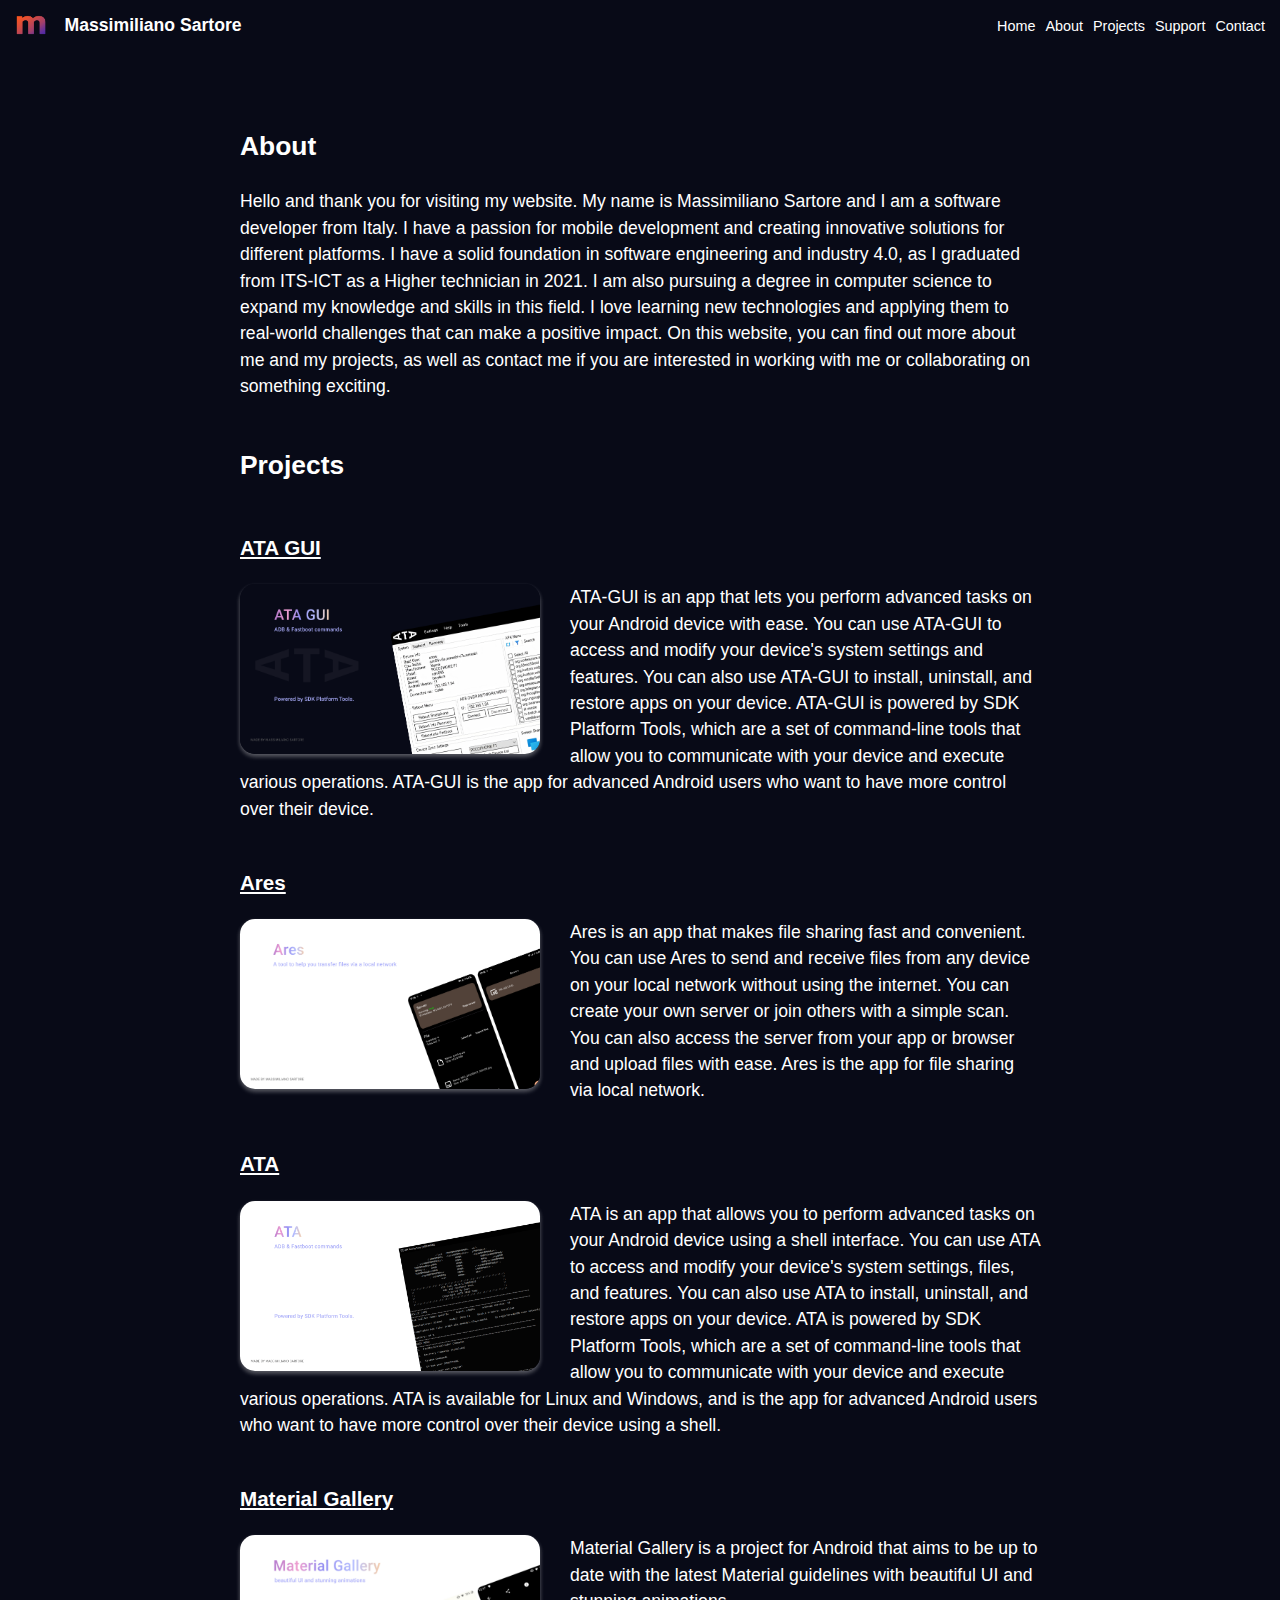
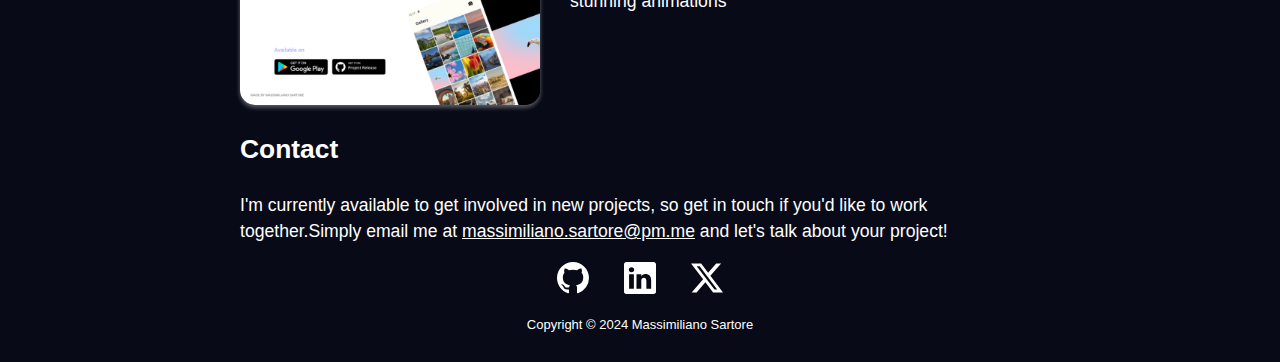
<file: index.html>
<!DOCTYPE html>

<html lang="en-US">
    <head>
        <title>Massimiliano Sartore - Software Developer</title>
        <meta name="title" content="Massimiliano Sartore - Software Developer">
        <meta name="description" content="Massimiliano Sartore, a software developer and tech enthusiast, shares his projects and insights on technology. Explore his work, learn about his journey, and get in touch.">
        <meta name="keywords" content="Massimiliano Sartore, Software Developer, Tech Enthusiast, Projects, Technology">
        <meta property="og:type" content="website">
        <meta property="og:url" content="https://msartore.dev/">
        <meta property="og:title" content="Massimiliano Sartore - Software Developer">
        <meta property="og:description" content="Massimiliano Sartore, a software developer and tech enthusiast, shares his projects and insights on technology. Explore his work, learn about his journey, and get in touch.">
        <meta property="og:image" content="resources/banner.png">
        <meta property="twitter:card" content="summary_large_image">
        <meta property="twitter:url" content="https://msartore.dev/">
        <meta property="twitter:title" content="Massimiliano Sartore - Software Developer">
        <meta property="twitter:description" content="Massimiliano Sartore, a software developer and tech enthusiast, shares his projects and insights on technology. Explore his work, learn about his journey, and get in touch.">
        <meta property="twitter:image" content="resources/banner.png">	
        <meta charset="utf-8">
		<meta name="viewport" content="width=device-width, initial-scale=1">
        <link rel="stylesheet" href="css/style.css">
        <link rel="icon" href="resources/favicon.png">
        <link rel="apple-touch-icon-precomposed" href="resources/favicon.png">
        <script src="script.js"></script>	
    </head>
    <body> 
        <header>
            <a href=""><img src="resources/favicon.png" alt="logo" width="32" height="32"></a>
            <h4 id="title">Massimiliano Sartore</h4>
            <nav class="nav-menu">
                <ul>
                    <li><a href="">Home</a></li>
                    <li><a href="#about">About</a></li>
                    <li><a href="#projects">Projects</a></li>
                    <li><a href="/donation/">Support</a></li>
                    <li><a href="#contact">Contact</a></li>
                </ul>
            </nav>
            <svg id="navButtonOpen" onclick="openAndCloseNav()" xmlns="http://www.w3.org/2000/svg" width="32" height="32" fill="currentColor" viewBox="0 0 16 16">
                <path fill-rule="evenodd" d="M2.5 12a.5.5 0 0 1 .5-.5h10a.5.5 0 0 1 0 1H3a.5.5 0 0 1-.5-.5zm0-4a.5.5 0 0 1 .5-.5h10a.5.5 0 0 1 0 1H3a.5.5 0 0 1-.5-.5zm0-4a.5.5 0 0 1 .5-.5h10a.5.5 0 0 1 0 1H3a.5.5 0 0 1-.5-.5z"/>
            </svg>
        </header>
        <div id="sidenav">
            <div id="sidenavItems">
                <svg id="navButtonClose" onclick="openAndCloseNav()" xmlns="http://www.w3.org/2000/svg" width="32" height="32" fill="currentColor" viewBox="0 0 16 16">
                    <path fill-rule="evenodd" d="M13.854 2.146a.5.5 0 0 1 0 .708l-11 11a.5.5 0 0 1-.708-.708l11-11a.5.5 0 0 1 .708 0Z"/>
                    <path fill-rule="evenodd" d="M2.146 2.146a.5.5 0 0 0 0 .708l11 11a.5.5 0 0 0 .708-.708l-11-11a.5.5 0 0 0-.708 0Z"/>
                </svg>
                <nav>
                    <ul id="sidenavul">
                        <li><a href="" onclick="openAndCloseNav()">Home</a></li>
                        <li><a href="#about" onclick="openAndCloseNav()">About</a></li>
                        <li><a href="#projects" onclick="openAndCloseNav()">Projects</a></li>
                        <li><a href="/donation/" onclick="openAndCloseNav()">Support</a></li>
                        <li><a href="#contact" onclick="openAndCloseNav()">Contact</a></li>
                    </ul>
                </nav>
            </div>
        </div>
        <main>
            <article id="about">
                <h2>About</h2>
                <p>Hello and thank you for visiting my website. My name is Massimiliano Sartore and I am a software developer from Italy. I have a passion for mobile development and creating innovative solutions for different platforms. I have a solid foundation in software engineering and industry 4.0, as I graduated from ITS-ICT as a Higher technician in 2021. I am also pursuing a degree in computer science to expand my knowledge and skills in this field. I love learning new technologies and applying them to real-world challenges that can make a positive impact. On this website, you can find out more about me and my projects, as well as contact me if you are interested in working with me or collaborating on something exciting.</p>
            </article>
            <article id="projects">
                <h2>Projects</h2>

                <a href="https://ata.msartore.dev"><h3>ATA GUI</h3></a>
                <img src="resources/banner1.png" alt="ATA GUI banner" class="box"> 
                <p>ATA-GUI is an app that lets you perform advanced tasks on your Android device with ease. You can use ATA-GUI to access and modify your device's system settings and features. You can also use ATA-GUI to install, uninstall, and restore apps on your device. ATA-GUI is powered by SDK Platform Tools, which are a set of command-line tools that allow you to communicate with your device and execute various operations. ATA-GUI is the app for advanced Android users who want to have more control over their device.</p>

                <a href="https://ares.msartore.dev"><h3>Ares</h3></a>
                <img src="resources/banner4.png" alt="Ares banner" class="box">
                <p>Ares is an app that makes file sharing fast and convenient. You can use Ares to send and receive files from any device on your local network without using the internet. You can create your own server or join others with a simple scan. You can also access the server from your app or browser and upload files with ease. Ares is the app for file sharing via local network.</p>

                <a href="https://github.com/msartore/Advance-Tool-for-Android-ADB-Tool"><h3>ATA</h3></a>
                <img src="resources/banner3.png" alt="ATA banner" class="box">
                <p>ATA is an app that allows you to perform advanced tasks on your Android device using a shell interface. You can use ATA to access and modify your device's system settings, files, and features. You can also use ATA to install, uninstall, and restore apps on your device. ATA is powered by SDK Platform Tools, which are a set of command-line tools that allow you to communicate with your device and execute various operations. ATA is available for Linux and Windows, and is the app for advanced Android users who want to have more control over their device using a shell.</p>

                <a href="https://gallery.msartore.dev"><h3>Material Gallery</h3></a>
                <img src="resources/banner2.png" alt="Material Gallery banner" class="box">
                <p>Material Gallery is a project for Android that aims to be up to date with the latest Material guidelines with beautiful UI and stunning animations</p>
                
            </article>
            <article id="contact">
                <h2>Contact</h2>
                <p>I'm currently available to get involved in new projects, so get in touch if you'd like to work together.Simply email me at <a href="mailto:massimiliano.sartore@pm.me">massimiliano.sartore@pm.me</a> and let's talk about your project!</p>
            </article>
        </main>
        <footer>
            <div id="social">
                <a href="https://github.com/msartore"><svg xmlns="http://www.w3.org/2000/svg" width="32" height="32" fill="currentColor" viewBox="0 0 16 16">
                    <path d="M8 0C3.58 0 0 3.58 0 8c0 3.54 2.29 6.53 5.47 7.59.4.07.55-.17.55-.38 0-.19-.01-.82-.01-1.49-2.01.37-2.53-.49-2.69-.94-.09-.23-.48-.94-.82-1.13-.28-.15-.68-.52-.01-.53.63-.01 1.08.58 1.23.82.72 1.21 1.87.87 2.33.66.07-.52.28-.87.51-1.07-1.78-.2-3.64-.89-3.64-3.95 0-.87.31-1.59.82-2.15-.08-.2-.36-1.02.08-2.12 0 0 .67-.21 2.2.82.64-.18 1.32-.27 2-.27.68 0 1.36.09 2 .27 1.53-1.04 2.2-.82 2.2-.82.44 1.1.16 1.92.08 2.12.51.56.82 1.27.82 2.15 0 3.07-1.87 3.75-3.65 3.95.29.25.54.73.54 1.48 0 1.07-.01 1.93-.01 2.2 0 .21.15.46.55.38A8.012 8.012 0 0 0 16 8c0-4.42-3.58-8-8-8z"/>
                </svg></a>
                <a href="https://www.linkedin.com/in/massimilianosartore/"><svg xmlns="http://www.w3.org/2000/svg" width="32" height="32" fill="currentColor" class="bi bi-linkedin" viewBox="0 0 16 16">
                    <path d="M0 1.146C0 .513.526 0 1.175 0h13.65C15.474 0 16 .513 16 1.146v13.708c0 .633-.526 1.146-1.175 1.146H1.175C.526 16 0 15.487 0 14.854V1.146zm4.943 12.248V6.169H2.542v7.225h2.401zm-1.2-8.212c.837 0 1.358-.554 1.358-1.248-.015-.709-.52-1.248-1.342-1.248-.822 0-1.359.54-1.359 1.248 0 .694.521 1.248 1.327 1.248h.016zm4.908 8.212V9.359c0-.216.016-.432.08-.586.173-.431.568-.878 1.232-.878.869 0 1.216.662 1.216 1.634v3.865h2.401V9.25c0-2.22-1.184-3.252-2.764-3.252-1.274 0-1.845.7-2.165 1.193v.025h-.016a5.54 5.54 0 0 1 .016-.025V6.169h-2.4c.03.678 0 7.225 0 7.225h2.4z"/>
                </svg></a>
                <a href="https://x.com/msartore_"><svg xmlns="http://www.w3.org/2000/svg" width="32" height="32" fill="currentColor" class="bi bi-twitter" viewBox="0 0 16 16">
                    <path d="M12.6.75h2.454l-5.36 6.142L16 15.25h-4.937l-3.867-5.07-4.425 5.07H.316l5.733-6.57L0 .75h5.063l3.495 4.633L12.601.75Zm-.86 13.028h1.36L4.323 2.145H2.865z"/>
                </svg></a>
            </div>
            <p>Copyright © 2024 Massimiliano Sartore</p>
        </footer>
    </body>
</html>
</file>
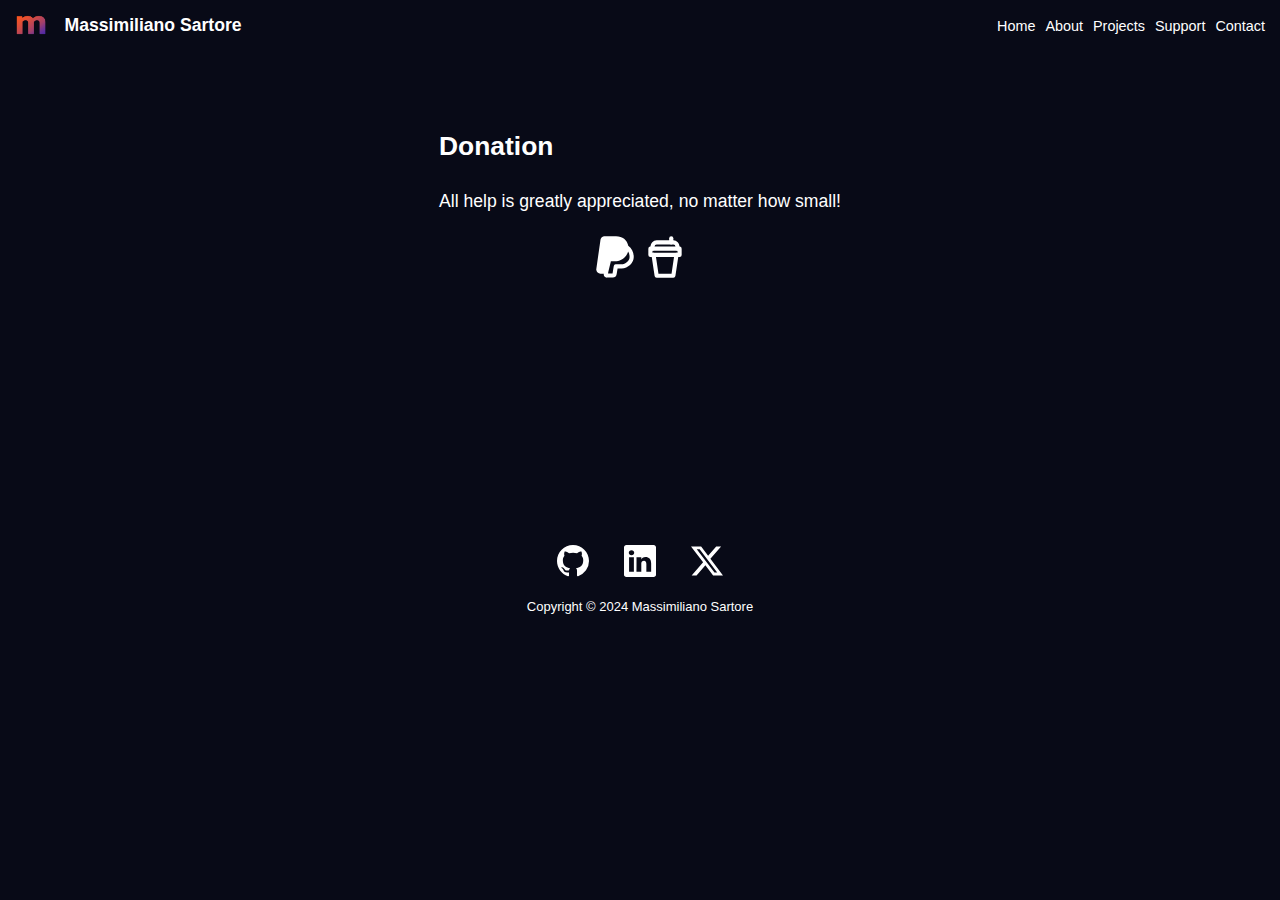
<file: donation/index.html>
<!DOCTYPE html>

<html lang="en-US">
    <head>
        <title>Make your donation now - Massimiliano Sartore</title>
        <meta name="title" content="Make your donation now - Massimiliano Sartore">
        <meta name="description" content="Support Massimiliano Sartore's work by making a donation. All help is greatly appreciated, no matter how small!">
        <meta property="og:type" content="website">
        <meta property="og:url" content="https://msartore.dev/donation">
        <meta property="og:title" content="Make your donation now - Massimiliano Sartore">
        <meta property="og:description" content="Support Massimiliano Sartore's work by making a donation. All help is greatly appreciated, no matter how small!">
        <meta property="og:image" content="https://msartore.dev/resources/banner.png">
        <meta property="twitter:card" content="summary_large_image">
        <meta property="twitter:url" content="https://msartore.dev/donation">
        <meta property="twitter:title" content="Make your donation now - Massimiliano Sartore">
        <meta property="twitter:description" content="Support Massimiliano Sartore's work by making a donation. All help is greatly appreciated, no matter how small!">
        <meta property="twitter:image" content="https://msartore.dev/resources/banner.png">	
        <meta charset="utf-8">
		<meta name="viewport" content="width=device-width, initial-scale=1">
        <link rel="stylesheet" href="../css/style.css">
        <link rel="icon" href="../resources/favicon.png">
		<link rel="apple-touch-icon-precomposed" href="../resources/favicon.png">
        <script src="../script.js"></script>
    </head>
    <body> 
        <header>
            <a href="https://msartore.dev"><img src="../resources/favicon.png" alt="logo" width="32" height="32"></a>
            <h4 id="title">Massimiliano Sartore</h4>
            <nav class="nav-menu">
                <ul>
                    <li><a href="https://msartore.dev/">Home</a></li>
                    <li><a href="https://msartore.dev/#about">About</a></li>
                    <li><a href="https://msartore.dev/#projects">Projects</a></li>
                    <li><a href="">Support</a></li>
                    <li><a href="https://msartore.dev/#contact">Contact</a></li>
                </ul>
            </nav>
            <svg id="navButtonOpen" onclick="openAndCloseNav()" xmlns="http://www.w3.org/2000/svg" width="32" height="32" fill="currentColor" viewBox="0 0 16 16">
                <path fill-rule="evenodd" d="M2.5 12a.5.5 0 0 1 .5-.5h10a.5.5 0 0 1 0 1H3a.5.5 0 0 1-.5-.5zm0-4a.5.5 0 0 1 .5-.5h10a.5.5 0 0 1 0 1H3a.5.5 0 0 1-.5-.5zm0-4a.5.5 0 0 1 .5-.5h10a.5.5 0 0 1 0 1H3a.5.5 0 0 1-.5-.5z"/>
            </svg>
        </header>
        <div id="sidenav">
            <div id="sidenavItems">
                <svg id="navButtonClose" onclick="openAndCloseNav()" xmlns="http://www.w3.org/2000/svg" width="32" height="32" fill="currentColor" viewBox="0 0 16 16">
                    <path fill-rule="evenodd" d="M13.854 2.146a.5.5 0 0 1 0 .708l-11 11a.5.5 0 0 1-.708-.708l11-11a.5.5 0 0 1 .708 0Z"/>
                    <path fill-rule="evenodd" d="M2.146 2.146a.5.5 0 0 0 0 .708l11 11a.5.5 0 0 0 .708-.708l-11-11a.5.5 0 0 0-.708 0Z"/>
                </svg>
                <nav>
                    <ul id="sidenavul">
                        <li><a href="https://msartore.dev" onclick="openAndCloseNav()">Home</a></li>
                        <li><a href="https://msartore.dev#about" onclick="openAndCloseNav()">About</a></li>
                        <li><a href="https://msartore.dev#projects" onclick="openAndCloseNav()">Projects</a></li>
                        <li><a href="" onclick="openAndCloseNav()">Support</a></li>
                        <li><a href="https://msartore.dev#contact" onclick="openAndCloseNav()">Contact</a></li>
                    </ul>
                </nav>
            </div>
        </div>
        <main>
            <article id="about">
                <h2>Donation</h2> 
                <p>All help is greatly appreciated, no matter how small!</p>
                <div class="d_icon">
                    <a href="https://www.paypal.com/donate/?hosted_button_id=NUQ55Q5MA4XWU">
                        <svg xmlns="http://www.w3.org/2000/svg" class="icon icon-tabler icon-tabler-brand-paypal-filled" width="50" height="50" viewBox="0 0 24 24" stroke-width="2" stroke="currentColor" fill="none" stroke-linecap="round" stroke-linejoin="round">
                            <path stroke="none" d="M0 0h24v24H0z" fill="none"></path>
                            <path d="M12.5 2c3.113 0 5.309 1.785 5.863 4.565c1.725 1.185 2.637 3.152 2.637 5.435c0 2.933 -2.748 5.384 -5.783 5.496l-.217 .004h-1.754l-.466 2.8a1.998 1.998 0 0 1 -1.823 1.597l-.157 .003h-2.68a1.5 1.5 0 0 1 -1.182 -.54a1.495 1.495 0 0 1 -.348 -1.07l.042 -.29h-1.632c-1.004 0 -1.914 -.864 -1.994 -1.857l-.006 -.143l.01 -.141l1.993 -13.954l.003 -.048c.072 -.894 .815 -1.682 1.695 -1.832l.156 -.02l.143 -.005h5.5zm5.812 7.35l-.024 .087c-.706 2.403 -3.072 4.436 -5.555 4.557l-.233 .006h-2.503v.05l-.025 .183l-1.2 5a1.007 1.007 0 0 1 -.019 .07l-.088 .597h2.154l.595 -3.564a1 1 0 0 1 .865 -.829l.121 -.007h2.6c2.073 0 4 -1.67 4 -3.5c0 -1.022 -.236 -1.924 -.688 -2.65z" stroke-width="0" fill="currentColor"></path>
                        </svg>
                    </a>
                    <a href="https://www.buymeacoffee.com/msartore">
                        <svg xmlns="http://www.w3.org/2000/svg" class="icon icon-tabler icon-tabler-cup" width="50" height="50" viewBox="0 0 24 24" stroke-width="2" stroke="currentColor" fill="none" stroke-linecap="round" stroke-linejoin="round">
                            <path stroke="none" d="M0 0h24v24H0z" fill="none"></path>
                            <path d="M5 11h14v-3h-14z"></path>
                            <path d="M17.5 11l-1.5 10h-8l-1.5 -10"></path>
                            <path d="M6 8v-1a2 2 0 0 1 2 -2h8a2 2 0 0 1 2 2v1"></path>
                            <path d="M15 5v-2"></path>
                        </svg>
                    </a>                
                </div>
            </article>
        </main>
        <footer>
            <div id="social">
                <a href="https://github.com/msartore"><svg xmlns="http://www.w3.org/2000/svg" width="32" height="32" fill="currentColor" viewBox="0 0 16 16">
                    <path d="M8 0C3.58 0 0 3.58 0 8c0 3.54 2.29 6.53 5.47 7.59.4.07.55-.17.55-.38 0-.19-.01-.82-.01-1.49-2.01.37-2.53-.49-2.69-.94-.09-.23-.48-.94-.82-1.13-.28-.15-.68-.52-.01-.53.63-.01 1.08.58 1.23.82.72 1.21 1.87.87 2.33.66.07-.52.28-.87.51-1.07-1.78-.2-3.64-.89-3.64-3.95 0-.87.31-1.59.82-2.15-.08-.2-.36-1.02.08-2.12 0 0 .67-.21 2.2.82.64-.18 1.32-.27 2-.27.68 0 1.36.09 2 .27 1.53-1.04 2.2-.82 2.2-.82.44 1.1.16 1.92.08 2.12.51.56.82 1.27.82 2.15 0 3.07-1.87 3.75-3.65 3.95.29.25.54.73.54 1.48 0 1.07-.01 1.93-.01 2.2 0 .21.15.46.55.38A8.012 8.012 0 0 0 16 8c0-4.42-3.58-8-8-8z"/>
                </svg></a>
                <a href="https://www.linkedin.com/in/massimilianosartore/"><svg xmlns="http://www.w3.org/2000/svg" width="32" height="32" fill="currentColor" class="bi bi-linkedin" viewBox="0 0 16 16">
                    <path d="M0 1.146C0 .513.526 0 1.175 0h13.65C15.474 0 16 .513 16 1.146v13.708c0 .633-.526 1.146-1.175 1.146H1.175C.526 16 0 15.487 0 14.854V1.146zm4.943 12.248V6.169H2.542v7.225h2.401zm-1.2-8.212c.837 0 1.358-.554 1.358-1.248-.015-.709-.52-1.248-1.342-1.248-.822 0-1.359.54-1.359 1.248 0 .694.521 1.248 1.327 1.248h.016zm4.908 8.212V9.359c0-.216.016-.432.08-.586.173-.431.568-.878 1.232-.878.869 0 1.216.662 1.216 1.634v3.865h2.401V9.25c0-2.22-1.184-3.252-2.764-3.252-1.274 0-1.845.7-2.165 1.193v.025h-.016a5.54 5.54 0 0 1 .016-.025V6.169h-2.4c.03.678 0 7.225 0 7.225h2.4z"/>
                </svg></a>
                <a href="https://x.com/msartore_"><svg xmlns="http://www.w3.org/2000/svg" width="32" height="32" fill="currentColor" class="bi bi-twitter" viewBox="0 0 16 16">
                    <path d="M12.6.75h2.454l-5.36 6.142L16 15.25h-4.937l-3.867-5.07-4.425 5.07H.316l5.733-6.57L0 .75h5.063l3.495 4.633L12.601.75Zm-.86 13.028h1.36L4.323 2.145H2.865z"/>
                </svg></a>
            </div>
            <p>Copyright © 2024 Massimiliano Sartore</p>
        </footer>
    </body>
</html>
</file>
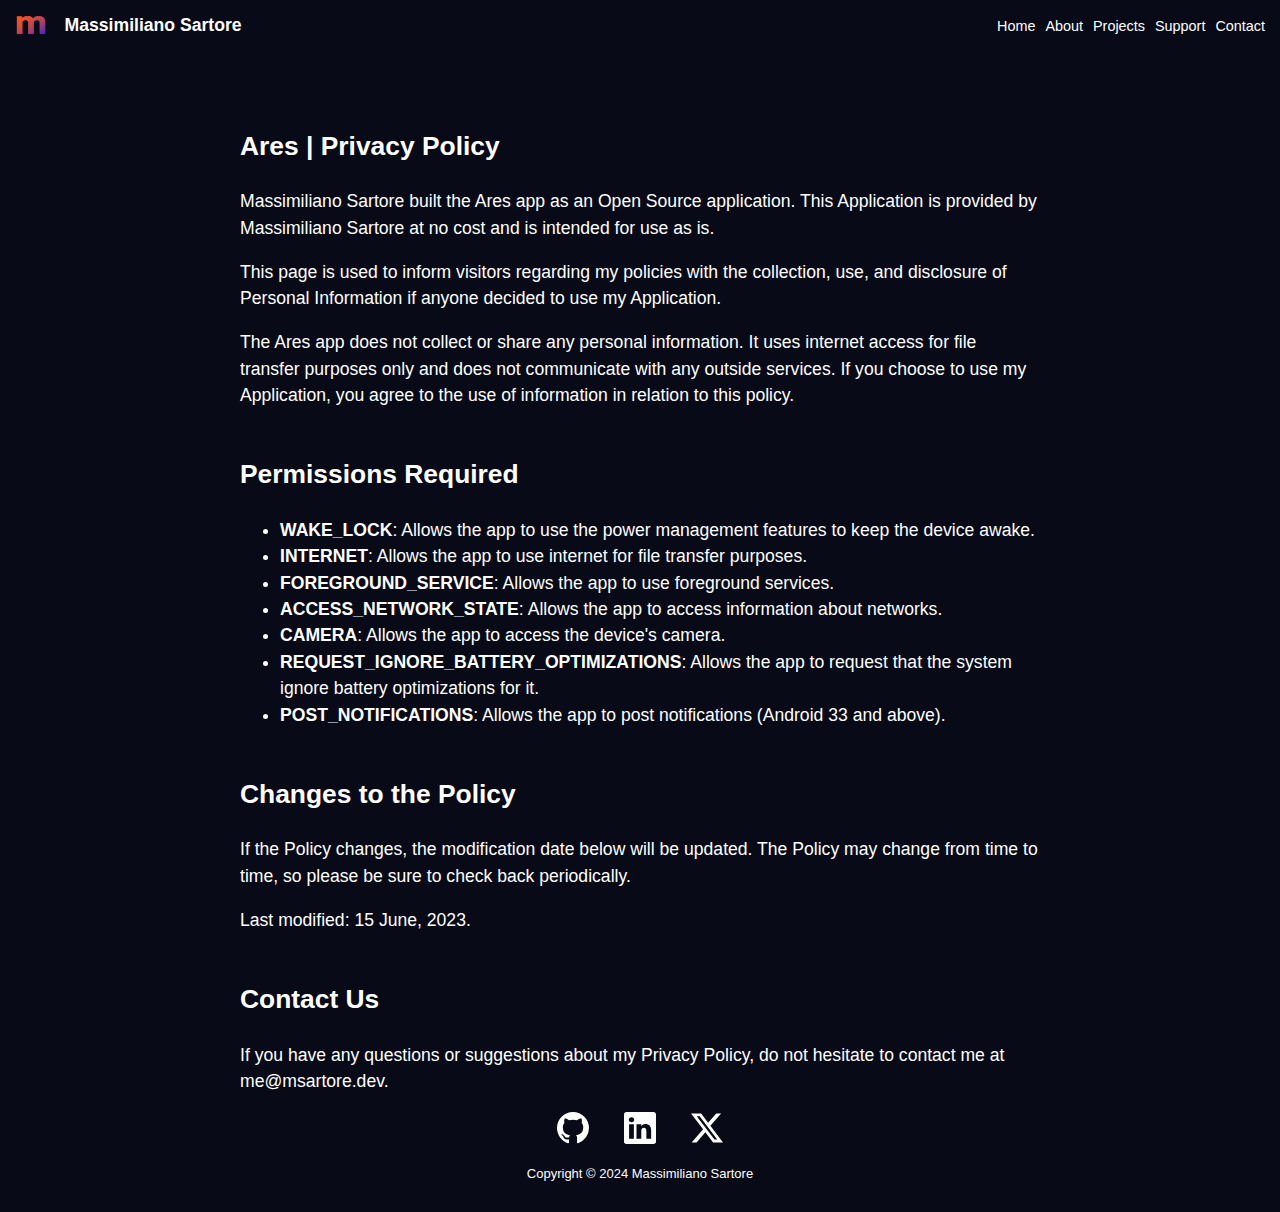
<file: ares/privacy/index.html>
<!DOCTYPE html>

<html lang="en-US">
    <head>
        <title>Ares | Privacy Policy - File Transfer Tool</title>
        <meta charset="utf-8">
        <meta name="viewport" content="width=device-width, initial-scale=1">
        <meta name="description" content="Privacy Policy for using Ares, a tool that helps you transfer files via a local network.">
        <meta name="keywords" content="Ares, File Transfer, Local Network, Privacy Policy">
        <meta name="author" content="Massimiliano Sartore">
        <meta property="og:type" content="website">
        <meta property="og:url" content="https://msartore.dev/ares/privacy/">
        <meta property="og:title" content="Ares | Privacy Policy - File Transfer Tool">
        <meta property="og:description" content="Privacy Policy for using Ares, a tool that helps you transfer files via a local network.">
        <meta property="og:image" content="https://msartore.dev/resources/banner4.png">
        <meta property="twitter:card" content="summary_large_image">
        <meta property="twitter:url" content="https://msartore.dev/ares/privacy/">
        <meta property="twitter:title" content="Ares | Privacy Policy - File Transfer Tool">
        <meta property="twitter:description" content="Privacy Policy for using Ares, a tool that helps you transfer files via a local network.">
        <meta property="twitter:image" content="https://msartore.dev/resources/banner4.png">
        <link rel="stylesheet" href="../../css/style.css">
        <link rel="icon" href="../../resources/favicon.png">
        <link rel="apple-touch-icon-precomposed" href="../../resources/favicon.png">
        <script src="../../script.js"></script>	
    </head>
    <body> 
        <header>
            <a href="https://msartore.dev"><img src="../../resources/favicon.png" alt="logo" width="32" height="32"></a>
            <h4 id="title">Massimiliano Sartore</h4>
            <nav class="nav-menu">
                <ul>
                    <li><a href="https://msartore.dev/index.html">Home</a></li>
                    <li><a href="https://msartore.dev/index.html#about">About</a></li>
                    <li><a href="https://msartore.dev/index.html#projects">Projects</a></li>
                    <li><a href="https://msartore.dev/donation/">Support</a></li>
                    <li><a href="https://msartore.dev/index.html#contact">Contact</a></li>
                </ul>
            </nav>
            <svg id="navButtonOpen" onclick="openAndCloseNav()" xmlns="http://www.w3.org/2000/svg" width="32" height="32" fill="currentColor" viewBox="0 0 16 16">
                <path fill-rule="evenodd" d="M2.5 12a.5.5 0 0 1 .5-.5h10a.5.5 0 0 1 0 1H3a.5.5 0 0 1-.5-.5zm0-4a.5.5 0 0 1 .5-.5h10a.5.5 0 0 1 0 1H3a.5.5 0 0 1-.5-.5zm0-4a.5.5 0 0 1 .5-.5h10a.5.5 0 0 1 0 1H3a.5.5 0 0 1-.5-.5z"/>
            </svg>
        </header>
        <div id="sidenav">
            <div id="sidenavItems">
                <svg id="navButtonClose" onclick="openAndCloseNav()" xmlns="http://www.w3.org/2000/svg" width="32" height="32" fill="currentColor" viewBox="0 0 16 16">
                    <path fill-rule="evenodd" d="M13.854 2.146a.5.5 0 0 1 0 .708l-11 11a.5.5 0 0 1-.708-.708l11-11a.5.5 0 0 1 .708 0Z"/>
                    <path fill-rule="evenodd" d="M2.146 2.146a.5.5 0 0 0 0 .708l11 11a.5.5 0 0 0 .708-.708l-11-11a.5.5 0 0 0-.708 0Z"/>
                </svg>
                <nav>
                    <ul id="sidenavul">
                        <li><a href="https://msartore.dev/index.html" onclick="openAndCloseNav()">Home</a></li>
                        <li><a href="https://msartore.dev/index.html#about" onclick="openAndCloseNav()">About</a></li>
                        <li><a href="https://msartore.dev/index.html#projects" onclick="openAndCloseNav()">Projects</a></li>
                        <li><a href="https://msartore.dev/donation/" onclick="openAndCloseNav()">Support</a></li>
                        <li><a href="https://msartore.dev/index.html#contact" onclick="openAndCloseNav()">Contact</a></li>
                    </ul>
                </nav>
            </div>
        </div>
        <main>
            <body>
                <h2>Ares | Privacy Policy</h2>
                <p>Massimiliano Sartore built the Ares app as an Open Source application. This Application is provided by Massimiliano Sartore at no cost and is intended for use as is.</p>
                <p>This page is used to inform visitors regarding my policies with the collection, use, and disclosure of Personal Information if anyone decided to use my Application.</p>
                <p>The Ares app does not collect or share any personal information. It uses internet access for file transfer purposes only and does not communicate with any outside services. If you choose to use my Application, you agree to the use of information in relation to this policy.</p>
            
                <h2>Permissions Required</h2>
                <ul>
                    <li><strong>WAKE_LOCK</strong>: Allows the app to use the power management features to keep the device awake.</li>
                    <li><strong>INTERNET</strong>: Allows the app to use internet for file transfer purposes.</li>
                    <li><strong>FOREGROUND_SERVICE</strong>: Allows the app to use foreground services.</li>
                    <li><strong>ACCESS_NETWORK_STATE</strong>: Allows the app to access information about networks.</li>
                    <li><strong>CAMERA</strong>: Allows the app to access the device's camera.</li>
                    <li><strong>REQUEST_IGNORE_BATTERY_OPTIMIZATIONS</strong>: Allows the app to request that the system ignore battery optimizations for it.</li>
                    <li><strong>POST_NOTIFICATIONS</strong>: Allows the app to post notifications (Android 33 and above).</li>
                </ul>
            
                <h2>Changes to the Policy</h2>
                <p>If the Policy changes, the modification date below will be updated. The Policy may change from time to time, so please be sure to check back periodically.</p>
                <p>Last modified: 15 June, 2023.</p>

                <h2>Contact Us</h2>
                <p>If you have any questions or suggestions about my Privacy Policy, do not hesitate to contact me at me@msartore.dev.</p>
            </body>
        </main>
        <footer>
            <div id="social">
                <a href="https://github.com/msartore"><svg xmlns="http://www.w3.org/2000/svg" width="32" height="32" fill="currentColor" viewBox="0 0 16 16">
                    <path d="M8 0C3.58 0 0 3.58 0 8c0 3.54 2.29 6.53 5.47 7.59.4.07.55-.17.55-.38 0-.19-.01-.82-.01-1.49-2.01.37-2.53-.49-2.69-.94-.09-.23-.48-.94-.82-1.13-.28-.15-.68-.52-.01-.53.63-.01 1.08.58 1.23.82.72 1.21 1.87.87 2.33.66.07-.52.28-.87.51-1.07-1.78-.2-3.64-.89-3.64-3.95 0-.87.31-1.59.82-2.15-.08-.2-.36-1.02.08-2.12 0 0 .67-.21 2.2.82.64-.18 1.32-.27 2-.27.68 0 1.36.09 2 .27 1.53-1.04 2.2-.82 2.2-.82.44 1.1.16 1.92.08 2.12.51.56.82 1.27.82 2.15 0 3.07-1.87 3.75-3.65 3.95.29.25.54.73.54 1.48 0 1.07-.01 1.93-.01 2.2 0 .21.15.46.55.38A8.012 8.012 0 0 0 16 8c0-4.42-3.58-8-8-8z"/>
                </svg></a>
                <a href="https://www.linkedin.com/in/massimilianosartore/"><svg xmlns="http://www.w3.org/2000/svg" width="32" height="32" fill="currentColor" class="bi bi-linkedin" viewBox="0 0 16 16">
                    <path d="M0 1.146C0 .513.526 0 1.175 0h13.65C15.474 0 16 .513 16 1.146v13.708c0 .633-.526 1.146-1.175 1.146H1.175C.526 16 0 15.487 0 14.854V1.146zm4.943 12.248V6.169H2.542v7.225h2.401zm-1.2-8.212c.837 0 1.358-.554 1.358-1.248-.015-.709-.52-1.248-1.342-1.248-.822 0-1.359.54-1.359 1.248 0 .694.521 1.248 1.327 1.248h.016zm4.908 8.212V9.359c0-.216.016-.432.08-.586.173-.431.568-.878 1.232-.878.869 0 1.216.662 1.216 1.634v3.865h2.401V9.25c0-2.22-1.184-3.252-2.764-3.252-1.274 0-1.845.7-2.165 1.193v.025h-.016a5.54 5.54 0 0 1 .016-.025V6.169h-2.4c.03.678 0 7.225 0 7.225h2.4z"/>
                </svg></a>
                <a href="https://x.com/msartore_"><svg xmlns="http://www.w3.org/2000/svg" width="32" height="32" fill="currentColor" class="bi bi-twitter" viewBox="0 0 16 16">
                    <path d="M12.6.75h2.454l-5.36 6.142L16 15.25h-4.937l-3.867-5.07-4.425 5.07H.316l5.733-6.57L0 .75h5.063l3.495 4.633L12.601.75Zm-.86 13.028h1.36L4.323 2.145H2.865z"/>
                </svg></a>
            </div>
            <p>Copyright © 2024 Massimiliano Sartore</p>
        </footer>
    </body>
</html>
</file>
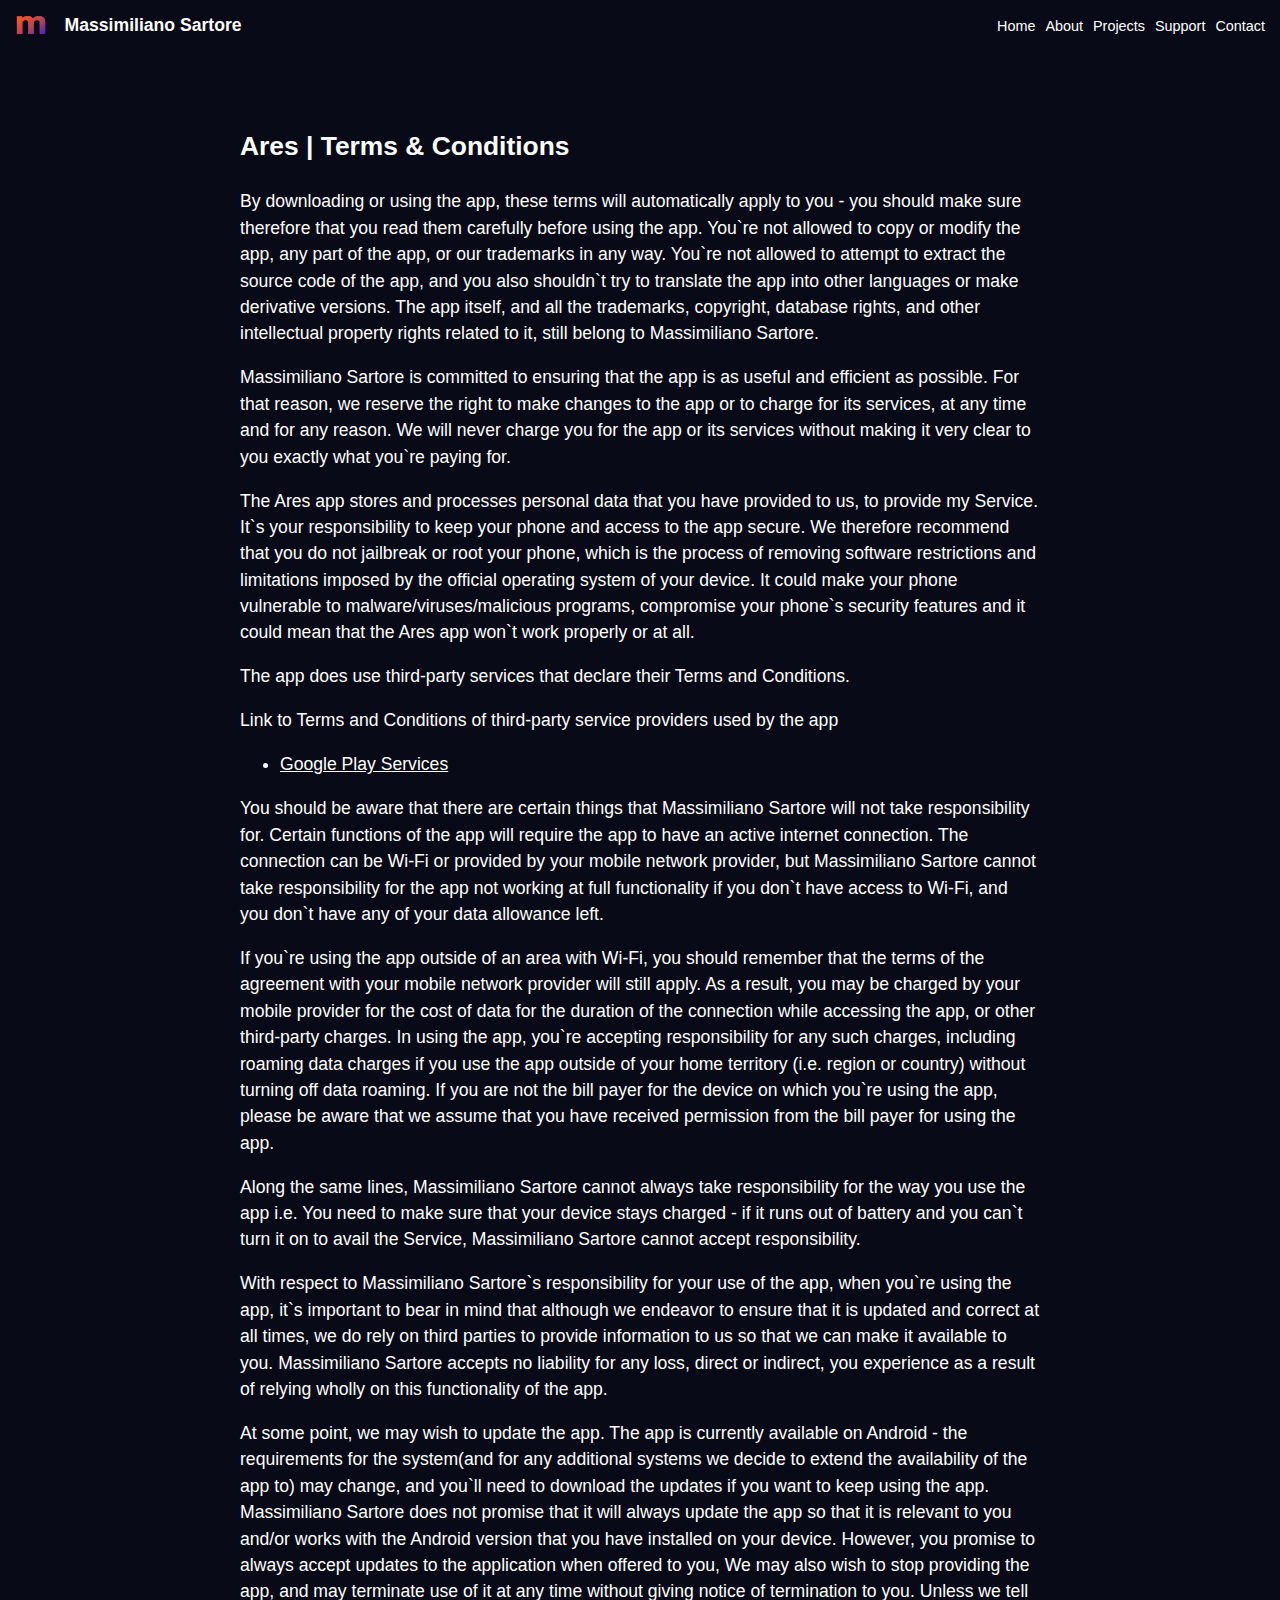
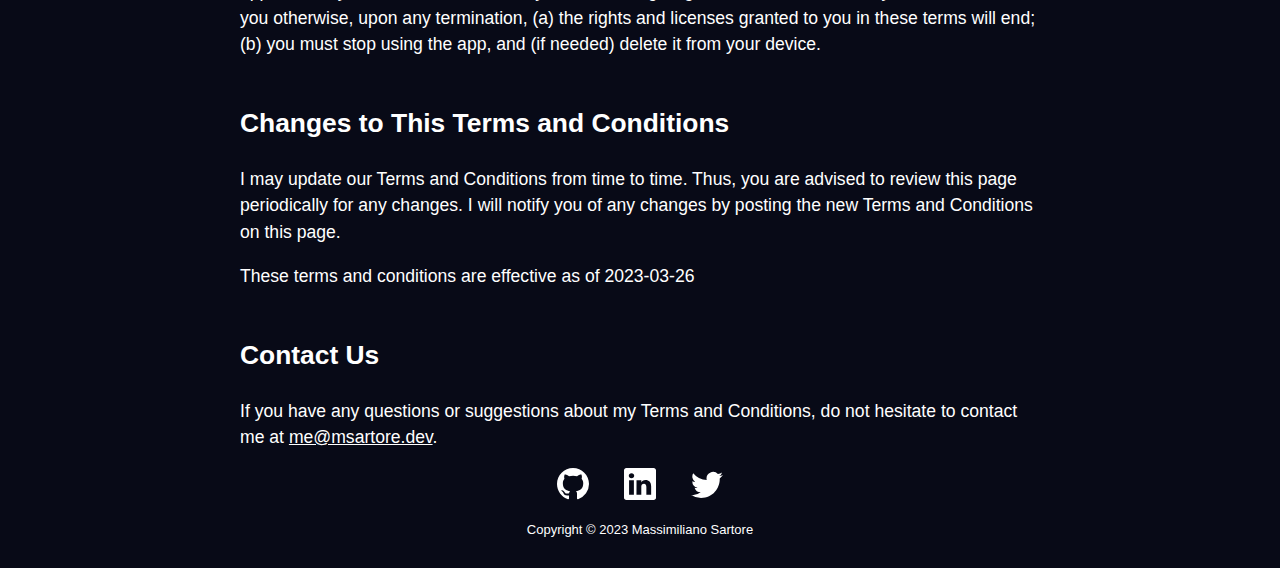
<file: ares/terms/index.html>
<!DOCTYPE html>

<html lang="en-US">
    <head>
        <title>Ares | Terms & Conditions</title>
        <meta name="title" content="Ares | Terms & Conditions">
        <meta name="description" content="A tool to help you transfer files via a local network">
        <meta property="og:type" content="website">
        <meta property="og:url" content="https://msartore.dev/ares/terms/">
        <meta property="og:title" content="Ares | Terms & Conditions">
        <meta property="og:description" content="A tool to help you transfer files via a local network">
        <meta property="og:image" content="https://msartore.dev/resources/banner4.png">
        <meta property="twitter:card" content="summary_large_image">
        <meta property="twitter:url" content="https://msartore.dev/ares/terms/">
        <meta property="twitter:title" content="Ares | Terms & Conditions">
        <meta property="twitter:description" content="A tool to help you transfer files via a local network">
        <meta property="twitter:image" content="https://msartore.dev/resources/banner4.png">
        <meta charset="utf-8">
		<meta name="viewport" content="width=device-width, initial-scale=1">
        <link rel="stylesheet" href="../../css/style.css">
        <link rel="icon" href="../../resources/favicon.png">
        <link rel="apple-touch-icon-precomposed" href="../../resources/favicon.png">
        <script src="../../script.js"></script>	
    </head>
    <body> 
        <header>
            <a href="https://msartore.dev"><img src="../../resources/favicon.png" alt="logo" width="32" height="32"></a>
            <h4 id="title">Massimiliano Sartore</h4>
            <nav class="nav-menu">
                <ul>
                    <li><a href="https://msartore.dev/index.html">Home</a></li>
                    <li><a href="https://msartore.dev/index.html#about">About</a></li>
                    <li><a href="https://msartore.dev/index.html#projects">Projects</a></li>
                    <li><a href="https://msartore.dev/donation/">Support</a></li>
                    <li><a href="https://msartore.dev/index.html#contact">Contact</a></li>
                </ul>
            </nav>
            <svg id="navButtonOpen" onclick="openAndCloseNav()" xmlns="http://www.w3.org/2000/svg" width="32" height="32" fill="currentColor" viewBox="0 0 16 16">
                <path fill-rule="evenodd" d="M2.5 12a.5.5 0 0 1 .5-.5h10a.5.5 0 0 1 0 1H3a.5.5 0 0 1-.5-.5zm0-4a.5.5 0 0 1 .5-.5h10a.5.5 0 0 1 0 1H3a.5.5 0 0 1-.5-.5zm0-4a.5.5 0 0 1 .5-.5h10a.5.5 0 0 1 0 1H3a.5.5 0 0 1-.5-.5z"/>
            </svg>
        </header>
        <div id="sidenav">
            <div id="sidenavItems">
                <svg id="navButtonClose" onclick="openAndCloseNav()" xmlns="http://www.w3.org/2000/svg" width="32" height="32" fill="currentColor" viewBox="0 0 16 16">
                    <path fill-rule="evenodd" d="M13.854 2.146a.5.5 0 0 1 0 .708l-11 11a.5.5 0 0 1-.708-.708l11-11a.5.5 0 0 1 .708 0Z"/>
                    <path fill-rule="evenodd" d="M2.146 2.146a.5.5 0 0 0 0 .708l11 11a.5.5 0 0 0 .708-.708l-11-11a.5.5 0 0 0-.708 0Z"/>
                </svg>
                <nav>
                    <ul id="sidenavul">
                        <li><a href="https://msartore.dev/index.html" onclick="openAndCloseNav()">Home</a></li>
                        <li><a href="https://msartore.dev/index.html#about" onclick="openAndCloseNav()">About</a></li>
                        <li><a href="https://msartore.dev/index.html#projects" onclick="openAndCloseNav()">Projects</a></li>
                        <li><a href="https://msartore.dev/donation/" onclick="openAndCloseNav()">Support</a></li>
                        <li><a href="https://msartore.dev/index.html#contact" onclick="openAndCloseNav()">Contact</a></li>
                    </ul>
                </nav>
            </div>
        </div>
        <main>
            <article>
                <section>
                    <h2>Ares | Terms & Conditions</h2>
                    <p>By downloading or using the app, these terms will automatically apply to you - you should make sure therefore that you read them carefully before using the app. You`re not allowed to copy or modify the app, any part of the app, or our trademarks in any way. You`re not allowed to attempt to extract the source code of the app, and you also shouldn`t try to translate the app into other languages or make derivative versions. The app itself, and all the trademarks, copyright, database rights, and other intellectual property rights related to it, still belong to Massimiliano Sartore.</p>
                    <p>Massimiliano Sartore is committed to ensuring that the app is as useful and efficient as possible. For that reason, we reserve the right to make changes to the app or to charge for its services, at any time and for any reason. We will never charge you for the app or its services without making it very clear to you exactly what you`re paying for.</p>
                    <p>The Ares app stores and processes personal data that you have provided to us, to provide my Service. It`s your responsibility to keep your phone and access to the app secure. We therefore recommend that you do not jailbreak or root your phone, which is the process of removing software restrictions and limitations imposed by the official operating system of your device. It could make your phone vulnerable to malware/viruses/malicious programs, compromise your phone`s security features and it could mean that the Ares app won`t work properly or at all.</p>
                    <p>The app does use third-party services that declare their Terms and Conditions.</p>
                    <p>Link to Terms and Conditions of third-party service providers used by the app</p>
                    <ul>
                        <li><a href="https://policies.google.com/terms">Google Play Services</a></li>
                    </ul>
                    <p>You should be aware that there are certain things that Massimiliano Sartore will not take responsibility for. Certain functions of the app will require the app to have an active internet connection. The connection can be Wi-Fi or provided by your mobile network provider, but Massimiliano Sartore cannot take responsibility for the app not working at full functionality if you don`t have access to Wi-Fi, and you don`t have any of your data allowance left.</p>
                    <p>If you`re using the app outside of an area with Wi-Fi, you should remember that the terms of the agreement with your mobile network provider will still apply. As a result, you may be charged by your mobile provider for the cost of data for the duration of the connection while accessing the app, or other third-party charges. In using the app, you`re accepting responsibility for any such charges, including roaming data charges if you use the app outside of your home territory (i.e. region or country) without turning off data roaming. If you are not the bill payer for the device on which you`re using the app, please be aware that we assume that you have received permission from the bill payer for using the app.</p>
                    <p>Along the same lines, Massimiliano Sartore cannot always take responsibility for the way you use the app i.e. You need to make sure that your device stays charged - if it runs out of battery and you can`t turn it on to avail the Service, Massimiliano Sartore cannot accept responsibility.</p>
                    <p>With respect to Massimiliano Sartore`s responsibility for your use of the app, when you`re using the app, it`s important to bear in mind that although we endeavor to ensure that it is updated and correct at all times, we do rely on third parties to provide information to us so that we can make it available to you. Massimiliano Sartore accepts no liability for any loss, direct or indirect, you experience as a result of relying wholly on this functionality of the app.</p>
                    <p>At some point, we may wish to update the app. The app is currently available on Android - the requirements for the system(and for any additional systems we decide to extend the availability of the app to) may change, and you`ll need to download the updates if you want to keep using the app. Massimiliano Sartore does not promise that it will always update the app so that it is relevant to you and/or works with the Android version that you have installed on your device. However, you promise to always accept updates to the application when offered to you, We may also wish to stop providing the app, and may terminate use of it at any time without giving notice of termination to you. Unless we tell you otherwise, upon any termination, (a) the rights and licenses granted to you in these terms will end; (b) you must stop using the app, and (if needed) delete it from your device.</p></p>
                </section>
                <section>
                    <h2>Changes to This Terms and Conditions</h2>
                    <p>I may update our Terms and Conditions from time to time. Thus, you are advised to review this page periodically for any changes. I will notify you of any changes by posting the new Terms and Conditions on this page.</p>
                    <p>These terms and conditions are effective as of 2023-03-26</p>
                </section>
                <section>
                    <h2>Contact Us</h2>
                    <p>If you have any questions or suggestions about my Terms and Conditions, do not hesitate to contact me at <a href="mailto:me@msartore.dev">me@msartore.dev</a>.</p>
                </section>
            </article>
        </main>
        <footer>
            <div id="social">
                <a href="https://github.com/msartore"><svg xmlns="http://www.w3.org/2000/svg" width="32" height="32" fill="currentColor" viewBox="0 0 16 16">
                    <path d="M8 0C3.58 0 0 3.58 0 8c0 3.54 2.29 6.53 5.47 7.59.4.07.55-.17.55-.38 0-.19-.01-.82-.01-1.49-2.01.37-2.53-.49-2.69-.94-.09-.23-.48-.94-.82-1.13-.28-.15-.68-.52-.01-.53.63-.01 1.08.58 1.23.82.72 1.21 1.87.87 2.33.66.07-.52.28-.87.51-1.07-1.78-.2-3.64-.89-3.64-3.95 0-.87.31-1.59.82-2.15-.08-.2-.36-1.02.08-2.12 0 0 .67-.21 2.2.82.64-.18 1.32-.27 2-.27.68 0 1.36.09 2 .27 1.53-1.04 2.2-.82 2.2-.82.44 1.1.16 1.92.08 2.12.51.56.82 1.27.82 2.15 0 3.07-1.87 3.75-3.65 3.95.29.25.54.73.54 1.48 0 1.07-.01 1.93-.01 2.2 0 .21.15.46.55.38A8.012 8.012 0 0 0 16 8c0-4.42-3.58-8-8-8z"/>
                </svg></a>
                <a href="https://www.linkedin.com/in/massimilianosartore/"><svg xmlns="http://www.w3.org/2000/svg" width="32" height="32" fill="currentColor" class="bi bi-linkedin" viewBox="0 0 16 16">
                    <path d="M0 1.146C0 .513.526 0 1.175 0h13.65C15.474 0 16 .513 16 1.146v13.708c0 .633-.526 1.146-1.175 1.146H1.175C.526 16 0 15.487 0 14.854V1.146zm4.943 12.248V6.169H2.542v7.225h2.401zm-1.2-8.212c.837 0 1.358-.554 1.358-1.248-.015-.709-.52-1.248-1.342-1.248-.822 0-1.359.54-1.359 1.248 0 .694.521 1.248 1.327 1.248h.016zm4.908 8.212V9.359c0-.216.016-.432.08-.586.173-.431.568-.878 1.232-.878.869 0 1.216.662 1.216 1.634v3.865h2.401V9.25c0-2.22-1.184-3.252-2.764-3.252-1.274 0-1.845.7-2.165 1.193v.025h-.016a5.54 5.54 0 0 1 .016-.025V6.169h-2.4c.03.678 0 7.225 0 7.225h2.4z"/>
                </svg></a>
                <a href="https://twitter.com/msartore_"><svg xmlns="http://www.w3.org/2000/svg" width="32" height="32" fill="currentColor" class="bi bi-twitter" viewBox="0 0 16 16">
                    <path d="M5.026 15c6.038 0 9.341-5.003 9.341-9.334 0-.14 0-.282-.006-.422A6.685 6.685 0 0 0 16 3.542a6.658 6.658 0 0 1-1.889.518 3.301 3.301 0 0 0 1.447-1.817 6.533 6.533 0 0 1-2.087.793A3.286 3.286 0 0 0 7.875 6.03a9.325 9.325 0 0 1-6.767-3.429 3.289 3.289 0 0 0 1.018 4.382A3.323 3.323 0 0 1 .64 6.575v.045a3.288 3.288 0 0 0 2.632 3.218 3.203 3.203 0 0 1-.865.115 3.23 3.23 0 0 1-.614-.057 3.283 3.283 0 0 0 3.067 2.277A6.588 6.588 0 0 1 .78 13.58a6.32 6.32 0 0 1-.78-.045A9.344 9.344 0 0 0 5.026 15z"/>
                </svg></a>
            </div>
            <p>Copyright © 2023 Massimiliano Sartore</p>
        </footer>
    </body>
</html>
</file>
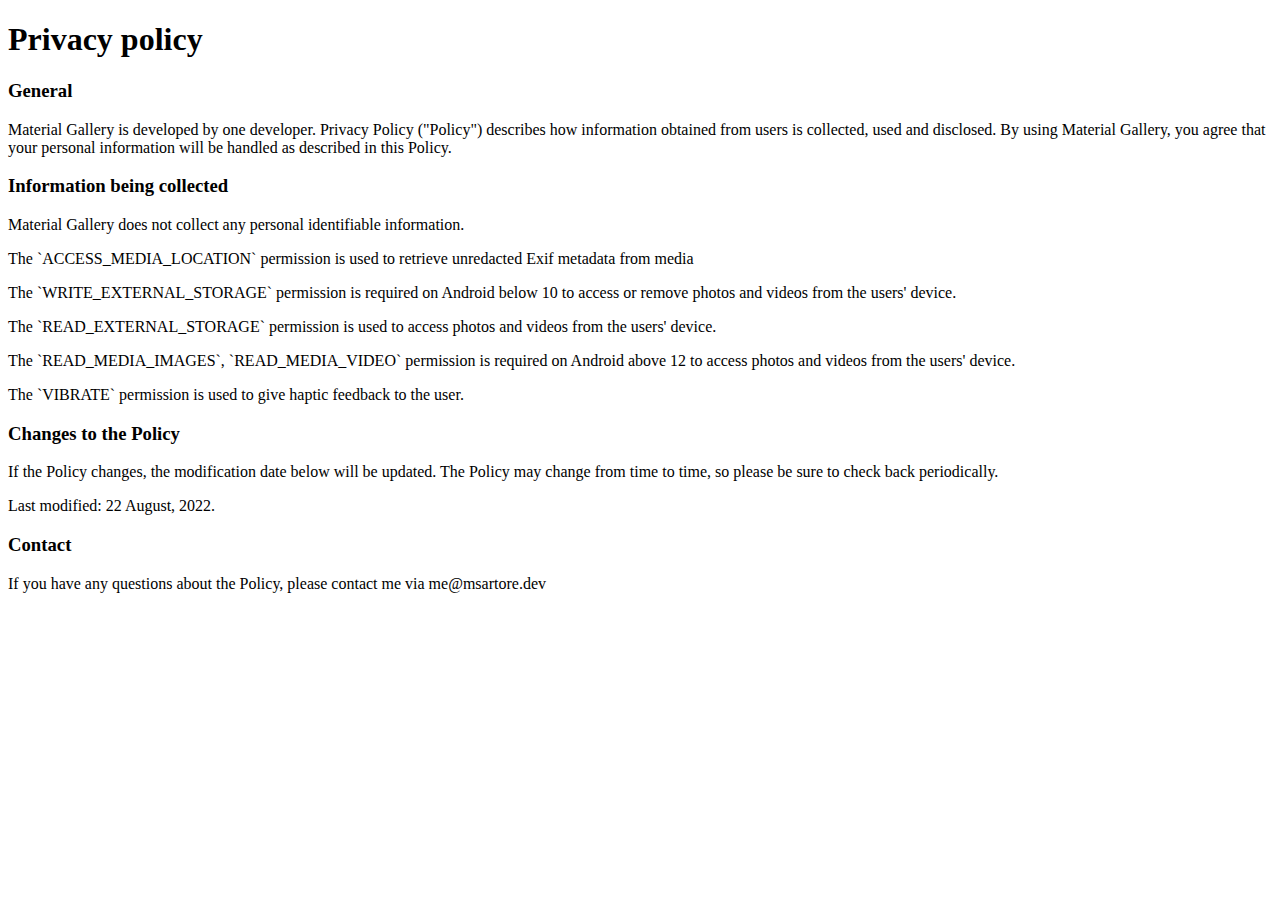
<file: material-gallery/privacy/index.html>
<!DOCTYPE html>
<html lang="en">
    <head>
        <meta charset="UTF-8">
        <meta http-equiv="X-UA-Compatible" content="IE=edge">
        <meta name="viewport" content="width=device-width, initial-scale=1.0">
        <title>Material Gallery - Privacy policy</title>
    </head>
        <body>
            <h1>Privacy policy</h1>
            <h3>General</h3>
            <p>Material Gallery is developed by one developer. Privacy Policy ("Policy") describes how information obtained from users is collected, used and disclosed.
                By using Material Gallery, you agree that your personal information will be handled as described in this Policy.</p>
            <h3>Information being collected</h3>
            <span>Material Gallery does not collect any personal identifiable information.</span>
            <p>The `ACCESS_MEDIA_LOCATION` permission is used to retrieve unredacted Exif metadata from media</p>
            <p>The `WRITE_EXTERNAL_STORAGE` permission is required on Android below 10 to access or remove photos and videos from the users' device.<p>
            <p>The `READ_EXTERNAL_STORAGE` permission is used to access photos and videos from the users' device.</p>
            <p>The `READ_MEDIA_IMAGES`, `READ_MEDIA_VIDEO` permission is required on Android above 12 to access photos and videos from the users' device.</p>
            <p>The `VIBRATE` permission is used to give haptic feedback to the user.</p>
            <h3>Changes to the Policy</h3>
            <p>If the Policy changes, the modification date below will be updated. The Policy may change from time to time, so please be sure to check back periodically.</p>
            <a>Last modified: 22 August, 2022.</a>
            <h3>Contact</h3>
            <a>If you have any questions about the Policy, please contact me via me@msartore.dev</a>
        </body>
</html>
</file>
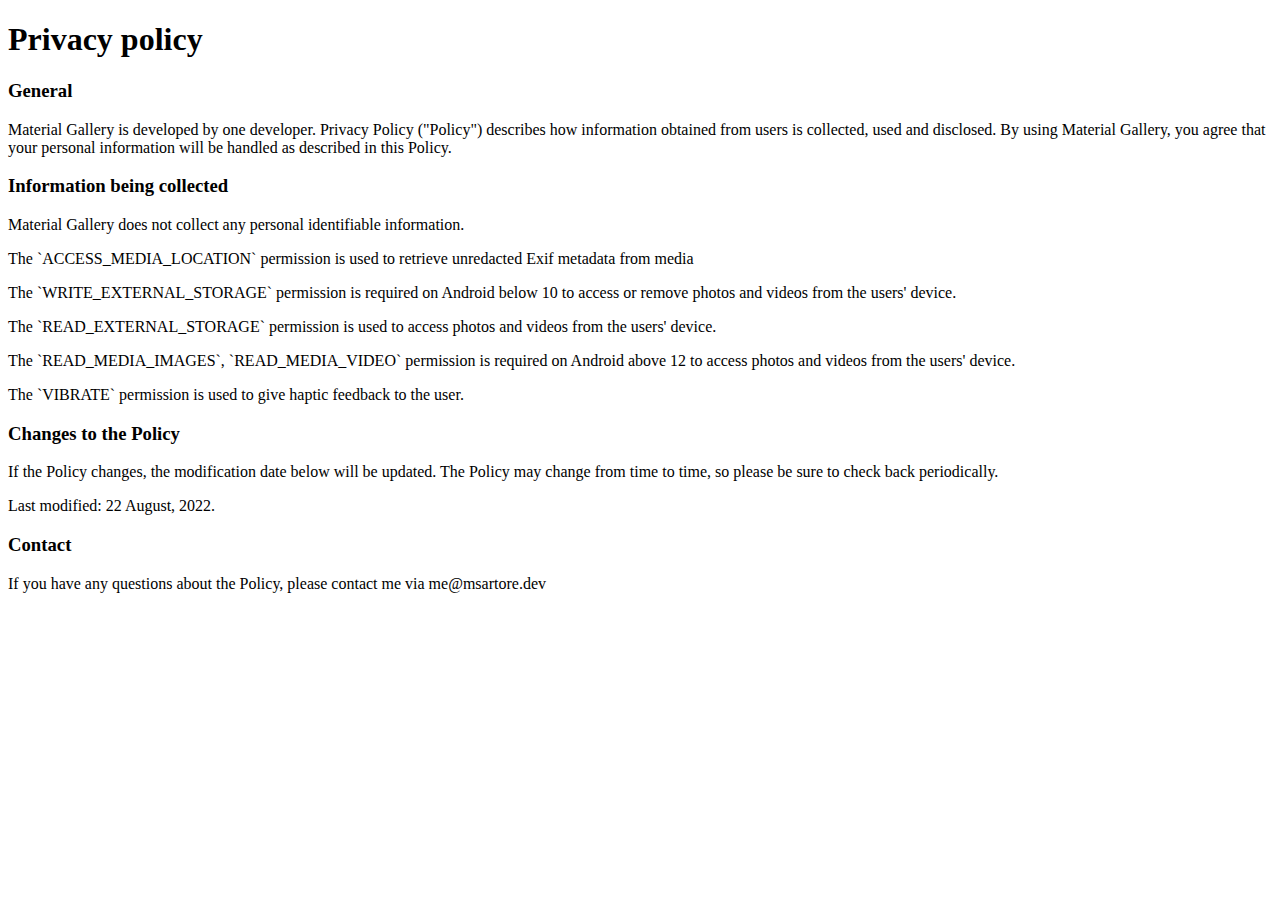
<file: privacy/material-gallery/index.html>
<!DOCTYPE html>
<html lang="en">
<head>
    <meta charset="UTF-8">
    <meta http-equiv="X-UA-Compatible" content="IE=edge">
    <meta name="viewport" content="width=device-width, initial-scale=1.0">
    <title>Privacy policy</title>
</head>
<body>
    <h1>Privacy policy</h1>
    <h3>General</h3>
    <p>Material Gallery is developed by one developer. Privacy Policy ("Policy") describes how information obtained from users is collected, used and disclosed.
        By using Material Gallery, you agree that your personal information will be handled as described in this Policy.</p>
    <h3>Information being collected</h3>
    <span>Material Gallery does not collect any personal identifiable information.</span>
    <p>The `ACCESS_MEDIA_LOCATION` permission is used to retrieve unredacted Exif metadata from media</p>
    <p>The `WRITE_EXTERNAL_STORAGE` permission is required on Android below 10 to access or remove photos and videos from the users' device.<p>
    <p>The `READ_EXTERNAL_STORAGE` permission is used to access photos and videos from the users' device.</p>
    <p>The `READ_MEDIA_IMAGES`, `READ_MEDIA_VIDEO` permission is required on Android above 12 to access photos and videos from the users' device.</p>
    <p>The `VIBRATE` permission is used to give haptic feedback to the user.</p>
    <h3>Changes to the Policy</h3>
    <p>If the Policy changes, the modification date below will be updated. The Policy may change from time to time, so please be sure to check back periodically.</p>
    <a>Last modified: 22 August, 2022.</a>
    <h3>Contact</h3>
    <a>If you have any questions about the Policy, please contact me via me@msartore.dev</a>
</body>
</html>
</file>
<file: css/style.css>
body {
    background-color: #080A17;
    margin: 0;
    color: white;
    height: 100vh;
    display: grid;
    grid-template-areas:
        'header'
        'main'
        'footer';
    grid-template-rows: auto 1fr auto;
    font-family: acumin-pro,sans-serif;
    font-size: 1.100rem;
    line-height: 1.5;
}

header {
    padding: 0 15px;
    position: fixed;
    top: 0;
    height: 70px;
    width: 100%;
    background-color: #080A17;
    grid-area: header;
    display: flex;
    align-items: center;
}

main {
    margin: 0 auto;
    max-width: 800px;
    padding-top: 30px;
    padding-left: 10px;
    padding-right: 10px;
    grid-area: main;
}

footer {
    margin: 0 auto;
    height: 100px;
    grid-area: footer;
}

footer p {
    font-size: small;
}

ul[id="sidenavul"], header nav ul {
    list-style: none;
}

header a {
    height: 32px;
}

header nav ul {
    display: flex;
    padding: 0;
    text-align: center;
}

ul[id="sidenavul"] li {
    margin: 30px;
}

div[id="social"] {
    text-align: center;
}

div[id="social"] a {
    display: inline-block;
    margin: 0 15px;
}

article[id="404"] {
    text-align: center;
    margin: 10%;
}

header nav ul a {
    text-decoration: none;
    padding: 0 5px;
    font-size: 0.90rem;
}

a {
    color: white;
}

a:hover {
    color: #b3b3b3;
}

.box {
    margin-right: 30px;
    clear: left;
    width: 300px;
    height: 170px;
    box-shadow: 0 2px 4px 0 rgba(255, 255, 255, 0.2), 0 3px 5px 0 rgba(255, 255, 255, 0.19);
    border-radius: 15px;
}
#title {
    visibility: collapse;
    margin-left: 1em;
}

#sidenav {
    visibility: collapse;
    position: fixed;
    top: 0;
    left: 0;
    width: 70%;
    height: 100%;
    background-color: #080A17;
    border-radius: 10px;
    box-shadow: 0 0 10px rgba(66, 66, 66, 0.5);
}

#sidenavItems {
    margin: 50px;
    display: flex;
    flex-direction: column;
    align-items: center;
}

#navButtonClose {
    visibility: collapse;
    position: absolute;
    top: 20px;
    right: 20px;
}

#navButtonOpen {
    visibility: visible;
    position: absolute;
    right: 40px;
}

h2, h3 {
    padding-top: 25px;
    clear: left;
}

.nav-menu {
    visibility: collapse;
    position: absolute;
    right: 40px;
}

.d_icon {
    display: flex;
    align-items: center;
    justify-content: center;
}

  
@media (min-width: 50em) {
    body {
        grid-template-areas:
            'header header'
            'main main'
            'footer footer';
        grid-template-rows: 50px auto auto;
    }

    #navButtonClose, #navButtonOpen {
        visibility: collapse;
    }

    .nav-menu {
        visibility: visible;
    }

    header {
        height: 50px;
    }
}

@media (min-width: 70em) {
    #title {
        visibility: visible;
    }

    .box {
        float: left;
    }
}
</file>
